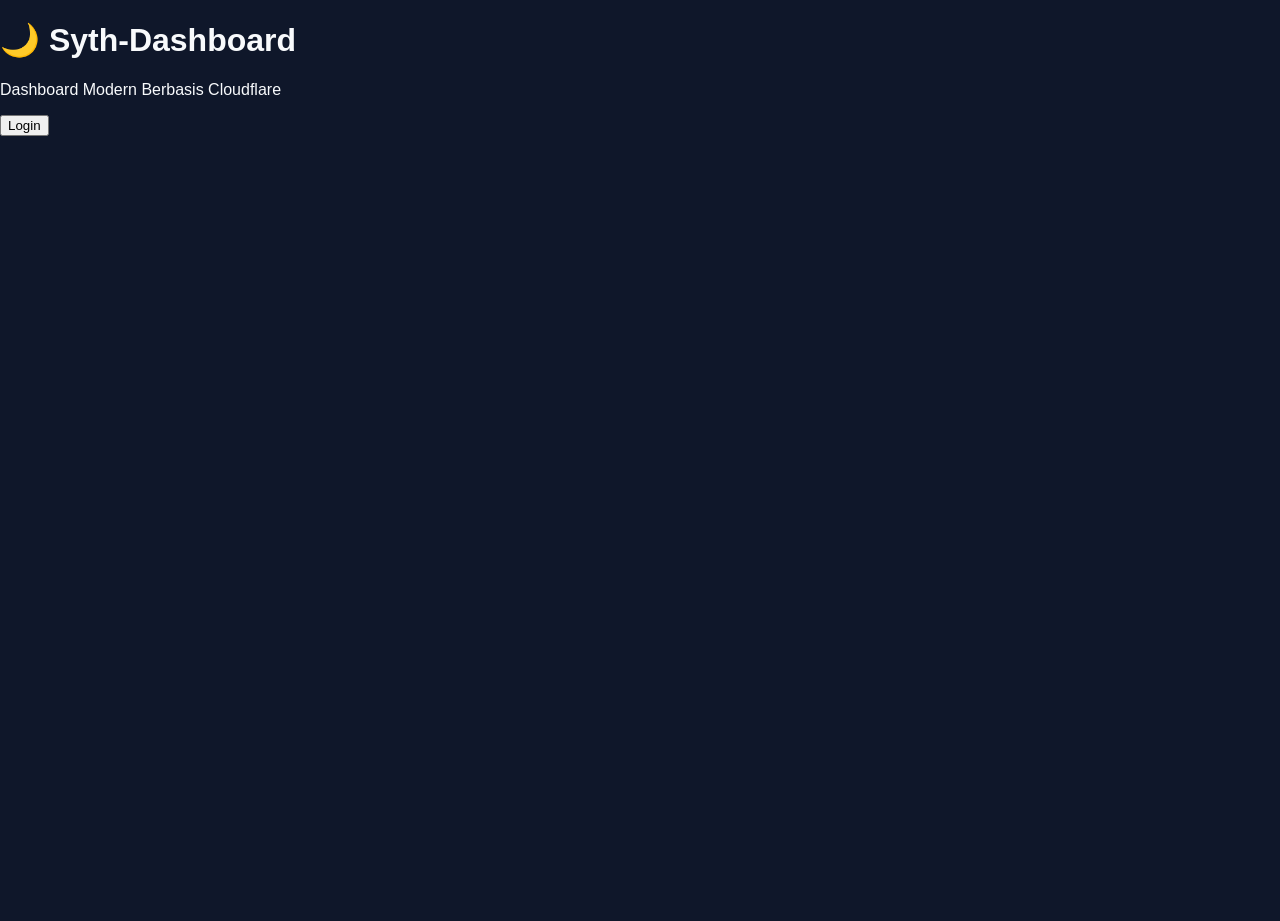
<file: index.html>
<!DOCTYPE html>
<html lang="id">

<head>

<meta charset="UTF-8">

<meta name="viewport" content="width=device-width, initial-scale=1.0">

<title>Syth-Dashboard</title>

<link rel="stylesheet" href="css/style.css">

</head>

<body>

<h1>🌙 Syth-Dashboard</h1>

<p>Dashboard Modern Berbasis Cloudflare</p>

<button>Login</button>

<script src="js/app.js"></script>

</body>

</html>
</file>
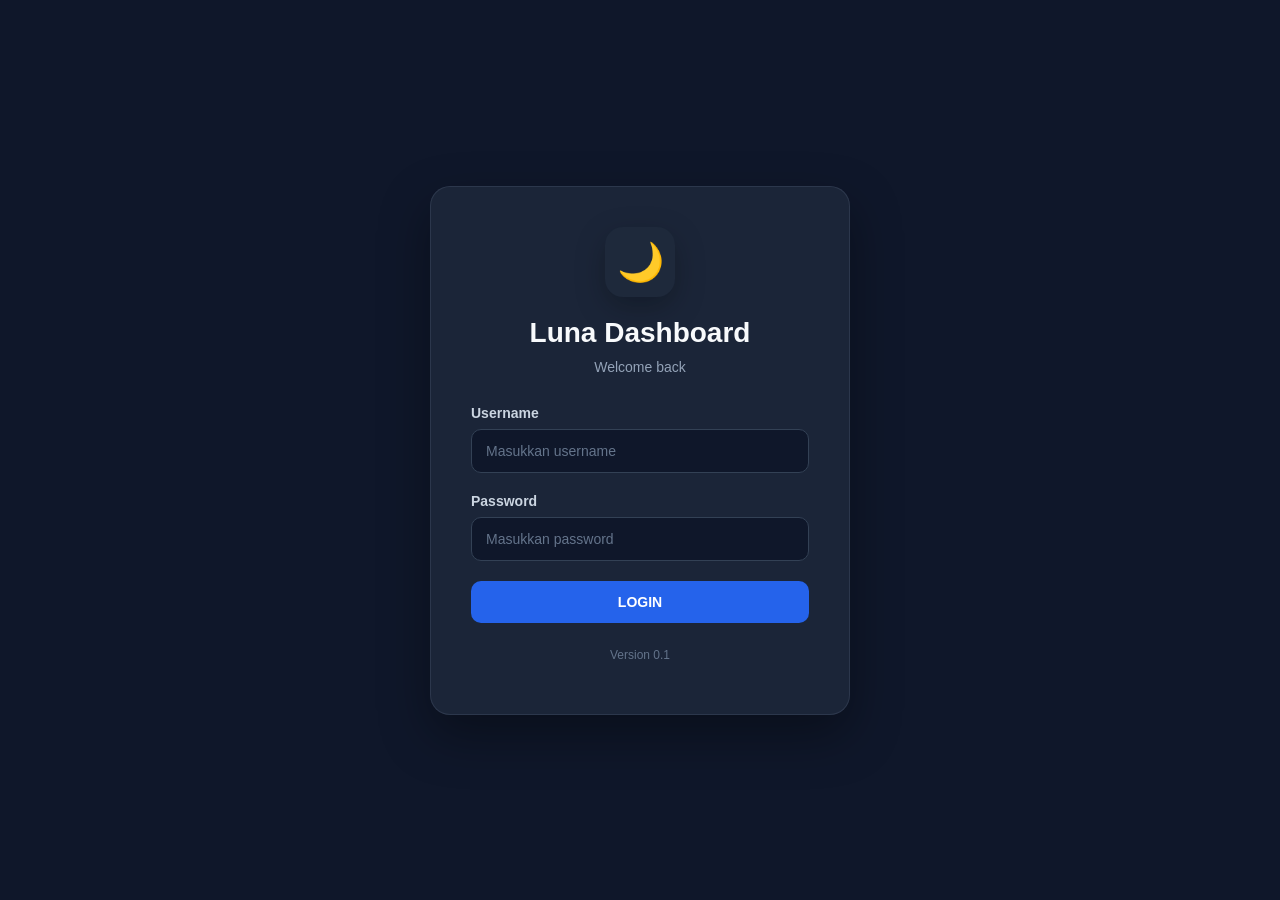
<file: login.html>
<!DOCTYPE html>
<html lang="id">

<head>
    <meta charset="UTF-8">

    <meta name="viewport" content="width=device-width, initial-scale=1.0">

    <title>Login - Luna Dashboard</title>

    <link rel="stylesheet" href="css/style.css">
</head>

<body>

    <div class="login-container">

        <div class="login-card">

            <div class="logo">
                🌙
            </div>

            <h1>Luna Dashboard</h1>

            <p class="subtitle">
                Welcome back
            </p>

            <form>

                <label for="username">
                    Username
                </label>

                <input
                    type="text"
                    id="username"
                    placeholder="Masukkan username"
                >

                <label for="password">
                    Password
                </label>

                <input
                    type="password"
                    id="password"
                    placeholder="Masukkan password"
                >

                <button type="submit">
                    LOGIN
                </button>

            </form>

            <p class="version">
                Version 0.1
            </p>

        </div>

    </div>
     <script src="js/app.js"></script>

</body>

</html>
</file>
<file: css/style.css>
/* ================================
   GLOBAL
================================ */

* {
    box-sizing: border-box;
}

body {
    margin: 0;
    min-height: 100vh;

    font-family: Arial, sans-serif;

    background: #0f172a;
    color: #f8fafc;
}


/* ================================
   LOGIN CONTAINER
================================ */

.login-container {
    min-height: 100vh;

    display: flex;
    justify-content: center;
    align-items: center;

    padding: 20px;
}


/* ================================
   LOGIN CARD
================================ */

.login-card {
    width: 100%;
    max-width: 420px;

    padding: 40px;

    background: rgba(30, 41, 59, 0.85);

    border: 1px solid rgba(148, 163, 184, 0.15);

    border-radius: 20px;

    box-shadow:
        0 20px 50px rgba(0, 0, 0, 0.35);

    backdrop-filter: blur(12px);

    text-align: center;
}


/* ================================
   LOGO
================================ */

.logo {
    width: 70px;
    height: 70px;

    margin: 0 auto 20px;

    display: flex;
    justify-content: center;
    align-items: center;

    font-size: 38px;

    background: #1e293b;

    border-radius: 18px;

    box-shadow:
        0 10px 30px rgba(0, 0, 0, 0.25);
}


/* ================================
   TITLE
================================ */

.login-card h1 {
    margin: 0;

    font-size: 28px;

    color: #f8fafc;
}


.subtitle {
    margin-top: 10px;
    margin-bottom: 30px;

    color: #94a3b8;

    font-size: 14px;
}


/* ================================
   FORM
================================ */

form {
    text-align: left;
}


form label {
    display: block;

    margin-bottom: 8px;

    color: #cbd5e1;

    font-size: 14px;

    font-weight: 600;
}


form input {
    width: 100%;

    padding: 13px 14px;

    margin-bottom: 20px;

    background: #0f172a;

    color: #f8fafc;

    border: 1px solid #334155;

    border-radius: 10px;

    outline: none;

    font-size: 14px;

    transition: 0.2s ease;
}


/* Saat input diklik */

form input:focus {
    border-color: #3b82f6;

    box-shadow:
        0 0 0 3px rgba(59, 130, 246, 0.15);
}


/* Placeholder */

form input::placeholder {
    color: #64748b;
}


/* ================================
   LOGIN BUTTON
================================ */

form button {
    width: 100%;

    padding: 13px;

    border: none;

    border-radius: 10px;

    background: #2563eb;

    color: white;

    font-size: 14px;

    font-weight: 700;

    cursor: pointer;

    transition: 0.2s ease;
}


form button:hover {
    background: #3b82f6;

    transform: translateY(-1px);

    box-shadow:
        0 8px 20px rgba(37, 99, 235, 0.25);
}


form button:active {
    transform: translateY(0);
}


/* ================================
   VERSION
================================ */

.version {
    margin-top: 25px;

    color: #64748b;

    font-size: 12px;
}


/* ================================
   MOBILE
================================ */

@media (max-width: 480px) {

    .login-card {
        padding: 30px 22px;
    }

    .login-card h1 {
        font-size: 24px;
    }

}
</file>
